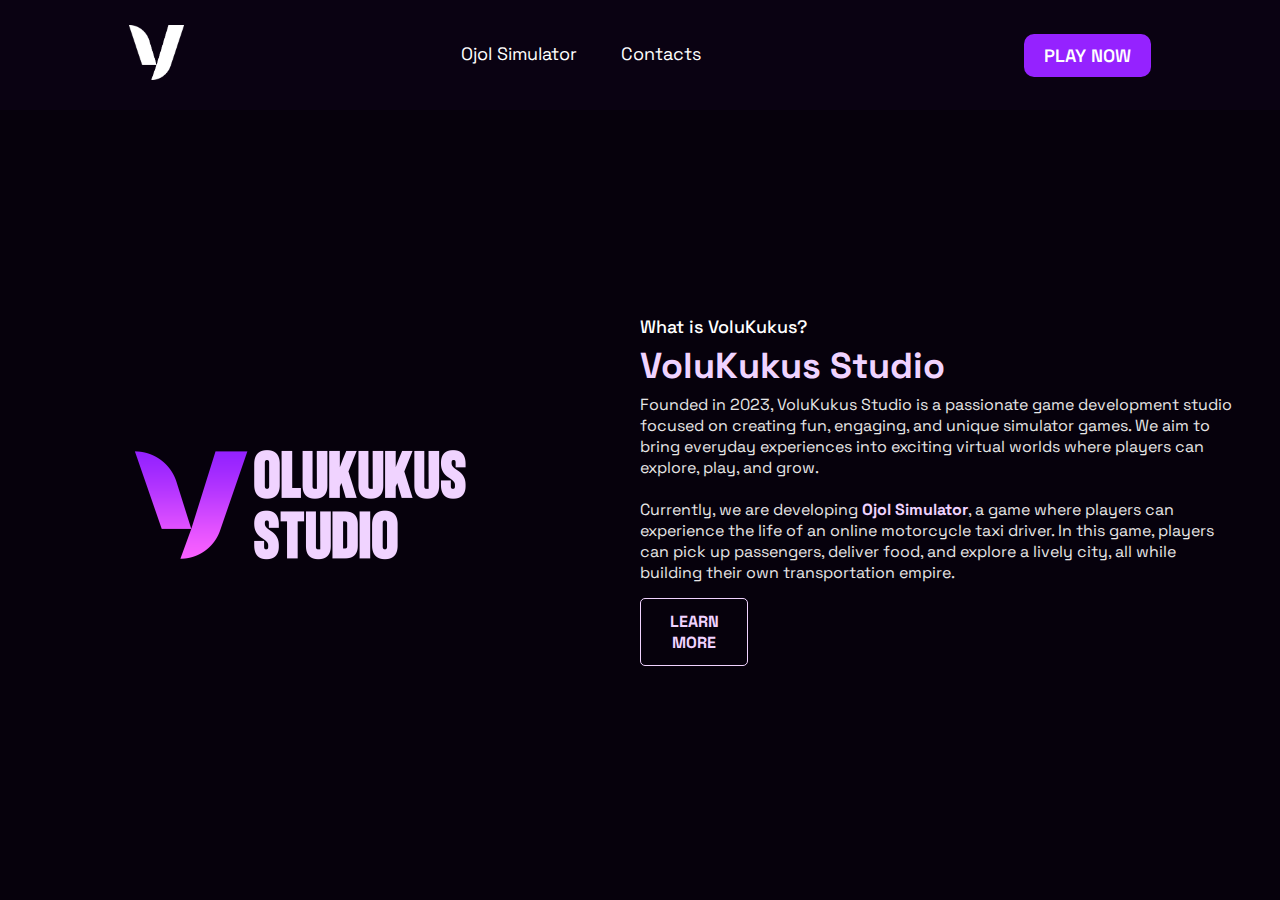
<file: index.html>
<!DOCTYPE html>
<html lang="en">
<head>
    <meta charset="UTF-8">
    <meta name="viewport" content="width=device-width, initial-scale=1.0">
    <title>Volukukus Studio</title>
    <link rel="shortcut icon" href="assets/VOLUKUKUS1.ico?" type="image/x-icon">
    <link rel="stylesheet" href="style.css">
    <link rel="stylesheet" href="css/loader.css">
    <script src="js/loader.js" defer></script>
    <link rel="stylesheet" href="css/page-transition.css">
    <script src="js/page-transition.js" defer></script>
</head>
<body>
    
    <header class="header">
        <div class="volu">
            <a href="main.html" class="image-wrapper">
                <img src="assets/VOLUKUKUS.png" alt="default" class="img-default">
                <img src="assets/VOLUKUKUS1.png" alt="hover" class="img-hover">
            </a>
        </div>
        <nav class="nav">
            <ul>
                <li><a href="public/ojolsim/ojol.html">Ojol Simulator</a></li>
                <li><a href="public/contacts/contacts.html">Contacts</a></li>
            </ul>
        </nav>
        <div class="actions">
            <a href="https://www.roblox.com/games/15116258120/Ojol-Simulator-New" target="_blank">
                <button class="btn-purple">PLAY NOW</button>
            </a>
        </div>
    </header>
    <main class="main-layout">
        <section class="left-section">
            <img src="assets/TESTVOLU.png" alt="" class="main-image">
        </section>
        <section class="right-section">
            <h3>What is VoluKukus?</h3>
            <h1>VoluKukus Studio</h1>
            <p>Founded in 2023, VoluKukus Studio is a passionate game development studio focused on creating fun, engaging, and unique simulator games. 
                We aim to bring everyday experiences into exciting virtual worlds where players can explore, play, and grow. <br>
                <br>Currently, we are developing <span class="ojolsim" style="font-weight: 700; color: #f0d3ff;">Ojol Simulator</span>, a game where players can experience the life of an online motorcycle taxi driver. 
                In this game, players can pick up passengers, deliver food, and explore a lively city, all while building their own transportation empire.</p>
            <a href="https://www.roblox.com/communities/16487511/VoluKukus-Studio" target="_blank" class="btn-learn">LEARN MORE</a>
        </section>
    </main>
</body>
</html>
</file>
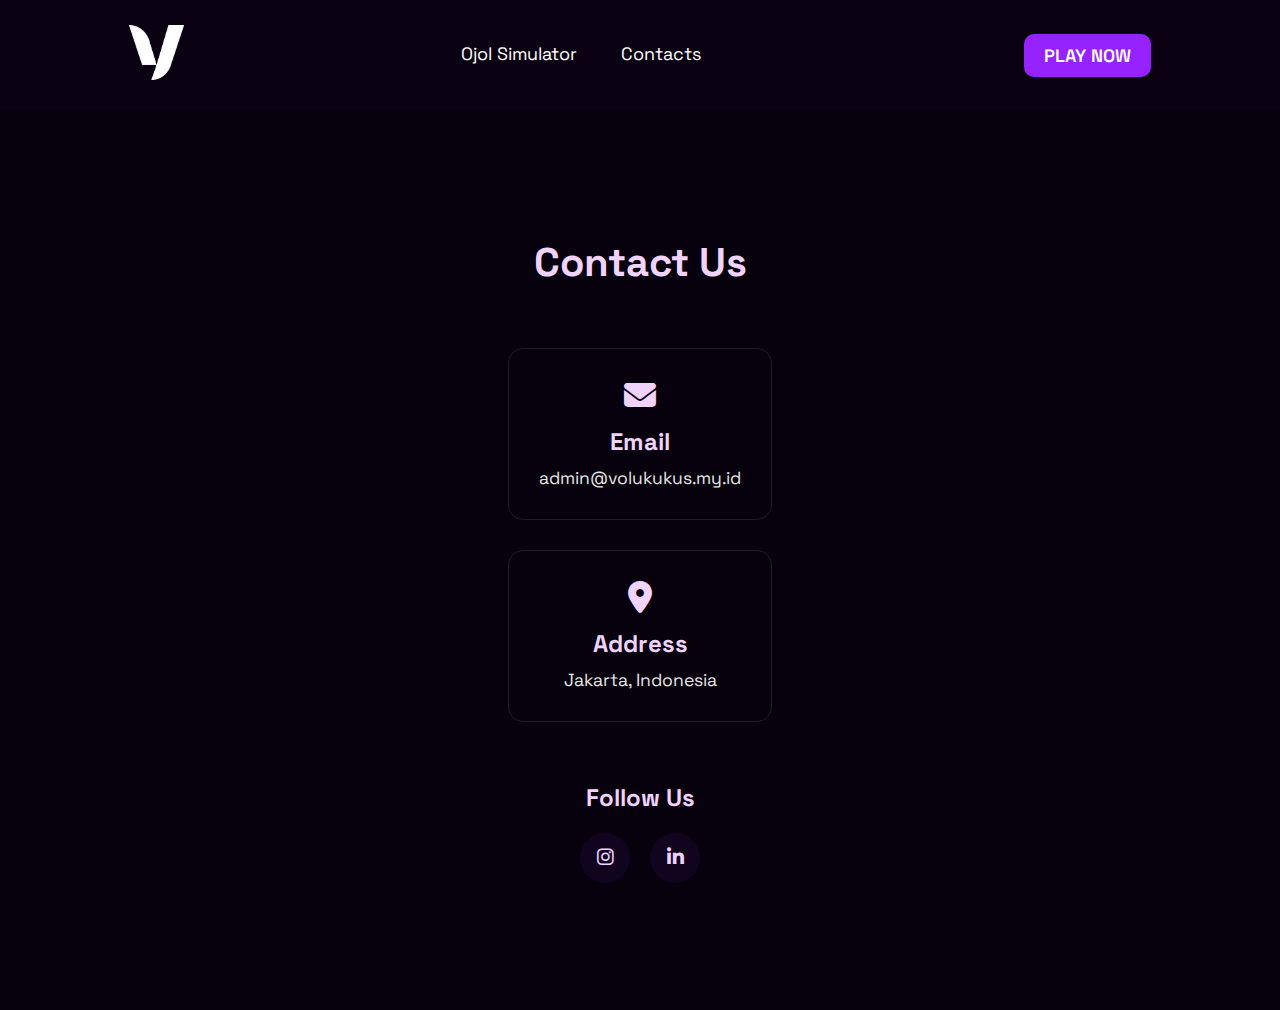
<file: contacts/index.html>
<!DOCTYPE html>
<html lang="en">

<head>
    <meta charset="UTF-8">
    <meta name="viewport" content="width=device-width, initial-scale=1.0">
    <title>Volukukus Studio</title>
    <link rel="shortcut icon" href="/assets/VOLUKUKUS1.ico" type="image/x-icon">
    <link rel="stylesheet" href="style.css">
    <link rel="stylesheet" href="/css/page-transition.css">
    <link rel="stylesheet" href="https://cdnjs.cloudflare.com/ajax/libs/font-awesome/6.7.2/css/all.min.css">
    <script src="/js/page-transition.js" defer></script>
</head>

<body>
    <div class="page-transition"></div>
    <header class="header">
        <div class="volu">
            <a href="/" class="image-wrapper">
                <img src="/assets/VOLUKUKUS.png" alt="default" class="img-default">
                <img src="/assets/VOLUKUKUS1.png" alt="hover" class="img-hover">
            </a>
        </div>
        <nav class="nav">
            <ul>
                <li><a href="/ojolsim/">Ojol Simulator</a></li>
                <li><a href="/contacts/">Contacts</a></li>
            </ul>
        </nav>
        <div class="actions">
            <a href="https://www.roblox.com/games/15116258120/Ojol-Simulator-New" target="_blank">
                <button class="btn-purple">PLAY NOW</button>
            </a>
        </div>
    </header>

    <main class="main-layout">
    <div class="container">  <!-- Bungkus dengan .container -->
        <section class="full-page contact-section" id="testimonials">
            <div class="section-container">
                <h2 class="section-title">Contact <span class="highlight">Us</span></h2>

                <div class="contact-content">
                    <div class="contact-info">
                        <div class="contact-card">
                            <i class="fas fa-envelope"></i>
                            <h3>Email</h3>
                            <p>admin@volukukus.my.id</p>
                        </div>
                        <div class="contact-card">
                            <i class="fas fa-map-marker-alt"></i>
                            <h3>Address</h3>
                            <p>Jakarta, Indonesia</p>
                        </div>
                    </div>
                </div>

                <div class="social-media">
                    <h3>Follow Us</h3>
                    <div class="social-icons">
                        <a href="https://www.instagram.com/volukukus/" target="_blank"
                            style="color: #f0d3ff; background-color: #11041f;"><i class="fab fa-instagram"></i></a>
                        <a href="https://www.linkedin.com/company/volukukusstudio/" target="_blank"
                            style="color: #f0d3ff; background-color: #11041f;"><i
                                class="fab fa-linkedin-in"></i></a>
                    </div>
                </div>
            </div>
        </section>
    </div> <!-- Penutup .container -->
</main>
</body>

</html>
</file>
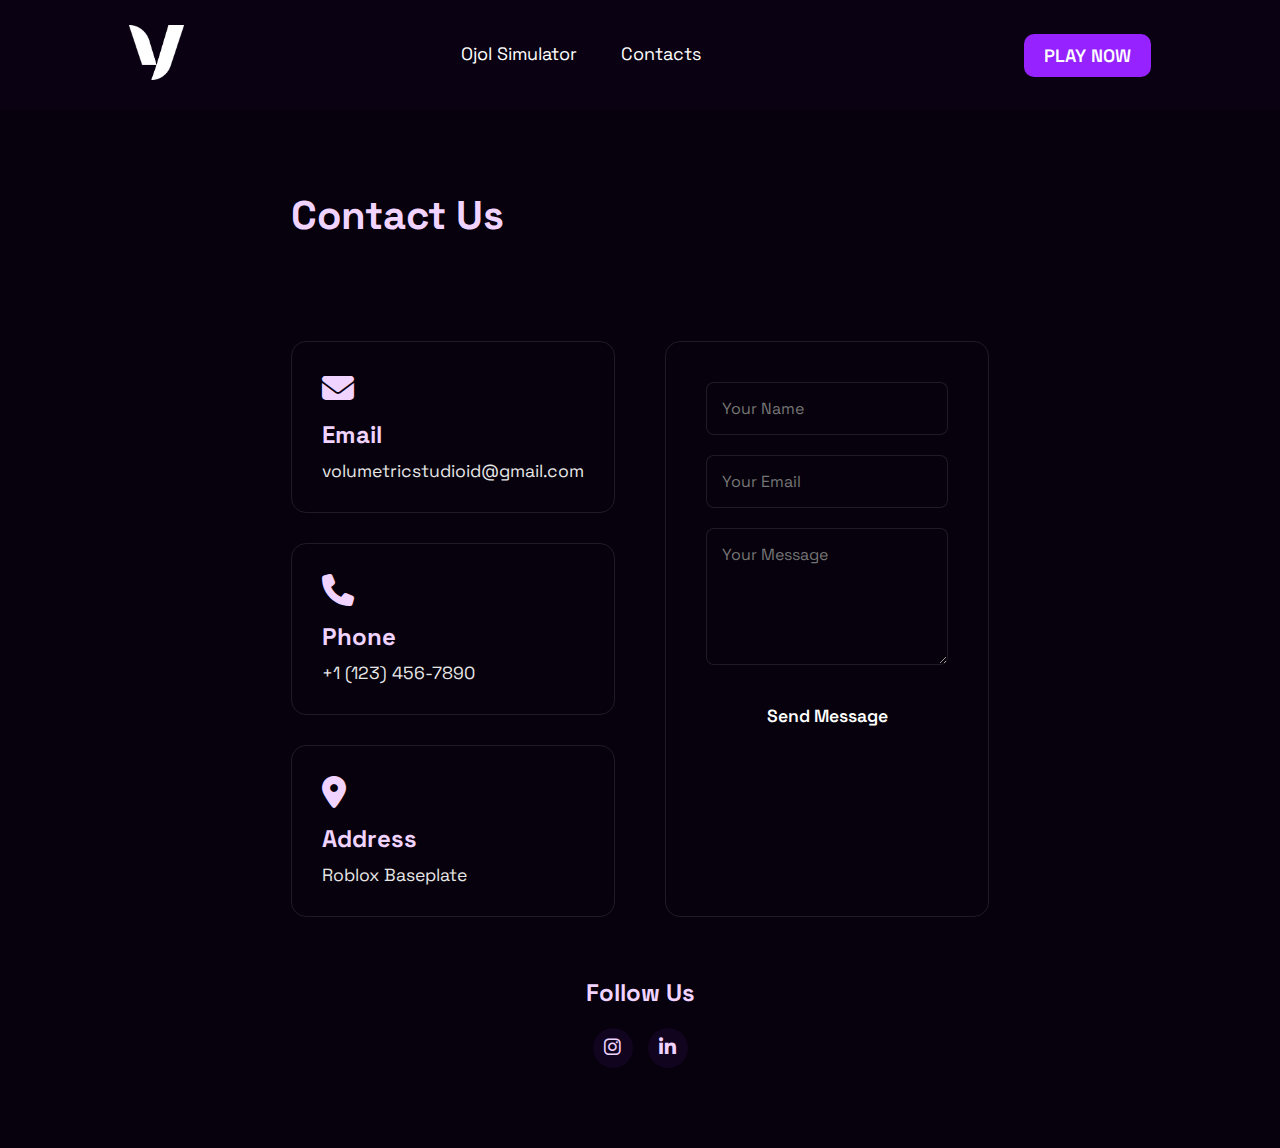
<file: public/contacts/contacts.html>
<!DOCTYPE html>
<html lang="en">

<head>
    <meta charset="UTF-8">
    <meta name="viewport" content="width=device-width, initial-scale=1.0">
    <title>Volukukus Studio</title>
    <link rel="shortcut icon" href="/assets/VOLUKUKUS1.ico?" type="image/x-icon">
    <link rel="stylesheet" href="style.css">
    <link rel="stylesheet" href="/css/page-transition.css">
    <link rel="stylesheet" href="https://cdnjs.cloudflare.com/ajax/libs/font-awesome/6.7.2/css/all.min.css">
    <script src="/js/page-transition.js" defer></script>
</head>

<body>
    <div class="page-transition"></div>
    <header class="header">
        <div class="volu">
            <a href="/index.html" class="image-wrapper">
                <img src="/assets/VOLUKUKUS.png" alt="default" class="img-default">
                <img src="/assets/VOLUKUKUS1.png" alt="hover" class="img-hover">
            </a>
        </div>
        <nav class="nav">
            <ul>
                <li><a href="/public/ojolsim/ojol.html">Ojol Simulator</a></li>
                <li><a href="/public/contacts/contacts.html">Contacts</a></li>
            </ul>
        </nav>
        <div class="actions">
            <a href="https://www.roblox.com/games/15116258120/Ojol-Simulator-New" target="_blank">
                <button class="btn-purple">PLAY NOW</button>
            </a>
        </div>
    </header>

    <main class="main-layout">
        <section class="full-page contact-section" id="testimonials">
        <div class="section-container">
            <h2 class="section-title">Contact <span class="highlight">Us</span></h2>
            
            <div class="contact-content">
                <div class="contact-info">
                    <div class="contact-card">
                        <i class="fas fa-envelope"></i>
                        <h3>Email</h3>
                        <p>volumetricstudioid@gmail.com</p>
                    </div>
                    <div class="contact-card">
                        <i class="fas fa-phone"></i>
                        <h3>Phone</h3>
                        <p>+1 (123) 456-7890</p>
                    </div>
                    <div class="contact-card">
                        <i class="fas fa-map-marker-alt"></i>
                        <h3>Address</h3>
                        <p>Roblox Baseplate</p>
                    </div>
                </div>
                
                <div class="contact-form">
                    <form>
                        <div class="form-group">
                            <input type="text" placeholder="Your Name" required>
                        </div>
                        <div class="form-group">
                            <input type="email" placeholder="Your Email" required>
                        </div>
                        <div class="form-group">
                            <textarea placeholder="Your Message" rows="5" required></textarea>
                        </div>
                        <button type="submit" class="submit-btn">Send Message</button>
                    </form>
                </div>
            </div>
            
            <div class="social-media">
                <h3>Follow Us</h3>
                <div class="social-icons">
                    <a href="https://www.instagram.com/volukukustudio/" target="_blank" style="color: #f0d3ff; background-color: #11041f;"><i class="fab fa-instagram"></i></a>
                    <a href="https://www.linkedin.com/company/volukukusstudio/" target="_blank" style="color: #f0d3ff; background-color: #11041f;"><i class="fab fa-linkedin-in"></i></a>
                </div>
            </div>
        </div>
        </section>
    </main>
</body>

</html>
</file>
<file: style.css>
@import url('https://fonts.googleapis.com/css2?family=Space+Grotesk:wght@300..700&display=swap');

* {
    padding: 0;
    margin: 0;
    box-sizing: border-box;
    font-family: Space Grotesk, sans-serif;
    /* border: 1px solid red;    */
}

body {
    background-color: #06010c; /* Pastikan warna background body dan section sama */
}

header, .left-section, .right-section {
    border: none;
    margin: 0;
}

.main-layout {
    border: none;
}

* {
    box-sizing: border-box; /* Sudah kamu pakai, bagus */
}

img {
    display: block; /* Hilangkan space bawah gambar bawaan inline */
}

header {
    background-color: #0a0212;
    color: white;
    width: 100%;
    display: flex;
    align-items: center;
    justify-content: space-around;
    padding-block: 25px;
}

nav ul li {
    list-style: none;
    display: inline-block;
}

.nav {
    margin-right: 45px;
}

nav ul li a {
    text-decoration: none;
    font-weight: 400;
    font-size: 18px;
    color: white;
    padding: 10px 20px 14px 20px; /* Tambahkan padding bawah */
    position: relative;
    display: inline-block;
}

nav ul li a::after {
    content: '';
    position: absolute;
    left: 0;
    bottom: 4px; /* Jarak antara teks dan garis */
    width: 0%;
    height: 2px;
    background-color: white;
    transition: width 0.3s ease;
}

nav ul li a:hover::after {
    width: 100%;
}

.actions button {
    cursor: pointer;
    padding: 10px 20px;
    font-weight: 600;
    font-size: 18px;
    background-color: #9522ff;
    border-radius: 10px;
    color: white;
    transition: 0.3s ease;
    border: none;
}

.actions button:hover {
    background-color: #7f1de0;
}

/* Bagian gambar hover yang diperbaiki */
.image-wrapper {
    position: relative;
    display: inline-block;
    width: 55px;
    height: 55px;
}

.image-wrapper img {
    width: 55px;
    height: 55px;
    display: block;
    position: absolute;
    top: 0;
    left: 0;
    transition: opacity 0.3s ease;
}

.img-hover {
    opacity: 0;
}

.image-wrapper:hover .img-hover {
    opacity: 1;
}

.image-wrapper:hover .img-default {
    opacity: 0;
}

html, body {
    height: 100%;
}

body {
    display: flex;
    flex-direction: column;
}

.main-layout {
    flex: 1;
    display: flex;
}

.left-section {
    flex: 1;
    background-color: #06010c;
    display: flex;
    justify-content: center; /* Gambar di tengah kolom */
    align-items: center;
}

.left-section .main-image {
    width: 80%; /* Atur ukuran gambar di dalam kolom */
    height: auto;
    object-fit: contain;
}

.right-section {
    flex: 1;
    background-color: #06010c;
    color: white;
    display: flex;
    flex-direction: column;
    justify-content: center; /* Tengah secara vertikal */
    align-items: left;     /* Tengah secara horizontal */
    padding: 40px;
    text-align: left;      /* Biar teks ikut center */
}

.right-section h3 {
    font-size: 18px;
    margin-bottom: 5px;
    font-weight: 500;
    color: white;
}

.right-section h1 {
    font-size: 36px;
    color: #f0d3ff;
    margin-bottom: 5px;
    font-weight: 700;
}

.right-section p {
    font-size: 16px;
    margin-bottom: 15px;
    color: #e6e6e6;
}

.btn-learn {
    display: inline-block;
    padding: 12px 24px;
    background-color: transparent;
    border: 1px solid #f0d3ff;
    color: #f0d3ff;
    font-weight: bold;
    text-decoration: none;
    border-radius: 5px;
    transition: background-color 0.3s;
    width: 18%; /* pastikan tidak ada width fixed */
    text-align: center; /* opsional jika ada teks panjang */
    margin-bottom: 30px;
}

.btn-learn:hover {
    background-color: #9522ff;
    color: white;
    border: 1px solid #9522ff;
}


@media (max-width: 768px) {
    header {
        flex-direction: column;
        padding: 15px;
        text-align: center;
    }

    .nav {
        margin: 15px 0;
    }

    nav ul li {
        display: block;
        margin: 10px 0;
    }

    .actions button {
        padding: 8px 16px;
        font-size: 16px;
    }

    .main-layout {
        flex-direction: column;
    }

    .left-section, .right-section {
        padding: 20px;
    }

    .left-section .main-image {
        width: 100%;
    }

    .right-section h1 {
        font-size: 28px;
    }

    .right-section h3 {
        font-size: 16px;
    }

    .right-section p {
        font-size: 14px;
    }

    .btn-learn {
        width: auto;
        padding: 10px 20px;
    }
}
</file>
<file: css/loader.css>
#page-loader {
    position: fixed;
    top: 0;
    left: 0;
    width: 100%;
    height: 100%;
    background-color: #06010c;
    z-index: 9999;
    display: flex;
    justify-content: center;
    align-items: center;
    transition: opacity 1s ease-in-out;
}

#page-loader.fade-out {
    opacity: 0;
}

#loader-logo {
    width: 250px;
    height: 250px;
    background: linear-gradient(45deg, transparent, #f960ff, #9422ff, transparent);
    background-size: 400%;
    background-position: 0% 50%;
    -webkit-mask: url('../assets/VOLUKUKUS.svg') no-repeat center center;
    mask: url('../assets/VOLUKUKUS.svg') no-repeat center center;
    -webkit-mask-size: contain;
    mask-size: contain;
    animation: gradientMove 20s linear infinite;

    /* Tambahkan ini untuk manual geser posisi isi mask */
    -webkit-mask-position: 52% 50%; /* Ubah 52% sesuai kebutuhan */
    mask-position: 52% 50%; /* Ubah 52% sesuai kebutuhan */
}

@keyframes gradientMove {
    0% {
        background-position: 0% 50%;
    }
    50% {
        background-position: 100% 50%;
    }
    100% {
        background-position: 0% 50%;
    }
}
</file>
<file: css/page-transition.css>
.page-transition {
    position: fixed;
    top: 0;
    left: 0;
    width: 100%;
    height: 100%;
    background-color: #06010c;
    z-index: 9999;
    transform: translateX(100%);
    transition: transform 0.6s ease-in-out;
}

.page-transition.active {
    transform: translateX(0%);
}
</file>
<file: contacts/style.css>
/* Global Styles (Sebaiknya Minimal) */
@import url('https://fonts.googleapis.com/css2?family=Space+Grotesk:wght@300..700&display=swap');

::selection {
    background-color: #9522ff;
    color: white;
}

::-moz-selection {
    background-color: #9522ff;
    color: white;
}

* {
    padding: 0;
    margin: 0;
    box-sizing: border-box;
    font-family: Space Grotesk, sans-serif;
}

body {
    background-color: #06010c;
}

img {
    display: block;
}

/* Header Styles */
header {
    background-color: #0a0212;
    color: white;
    width: 100%;
    display: flex;
    align-items: center;
    justify-content: space-around;
    padding-block: 25px;
}

nav ul li {
    list-style: none;
    display: inline-block;
}

.nav {
    margin-right: 45px;
}

nav ul li a {
    text-decoration: none;
    font-weight: 400;
    font-size: 18px;
    color: white;
    padding: 10px 20px 14px 20px;
    position: relative;
    display: inline-block;
}

nav ul li a::after {
    content: '';
    position: absolute;
    left: 0;
    bottom: 4px;
    width: 0%;
    height: 2px;
    background-color: white;
    transition: width 0.3s ease;
}

nav ul li a:hover::after {
    width: 100%;
}

.actions button {
    cursor: pointer;
    padding: 10px 20px;
    font-weight: 600;
    font-size: 18px;
    background-color: #9522ff;
    border-radius: 10px;
    color: white;
    transition: 0.3s ease;
    border: none;
}

.actions button:hover {
    background-color: #7f1de0;
}

.image-wrapper {
    position: relative;
    display: inline-block;
    width: 55px;
    height: 55px;
}

.image-wrapper img {
    width: 55px;
    height: 55px;
    display: block;
    position: absolute;
    top: 0;
    left: 0;
    transition: opacity 0.3s ease;
}

.img-hover {
    opacity: 0;
}

.image-wrapper:hover .img-hover {
    opacity: 1;
}

.image-wrapper:hover .img-default {
    opacity: 0;
}

/* Main Layout Styles */
html,
body {
    height: 100%;
}

body {
    display: flex;
    flex-direction: column;
}

.main-layout {
    flex: 1;
    width: 100%;
    display: flex;
}

/* Container Styles (PENTING) */
.container {
    max-width: 100%; /* Mengisi lebar layar */
    margin-left: auto;
    margin-right: auto;
    padding-left: 20px;
    padding-right: 20px;
}

.full-page.contact-section {
    min-height: 100vh;
    width: 100%;
    display: flex;
    justify-content: center; /* Tengahkan horizontal */
    align-items: center; /* Tengahkan vertikal */
    position: relative;
    box-sizing: border-box;
}

/* Contact Section Styles */
.contact-section {
    width: 100%; /* Pastikan section mengisi lebar container */
}

.section-container {
    max-width: 1200px;
    margin: 0 auto;
    padding: 0 20px;
    text-align: center; /* Tengahkan teks dan elemen inline */
}

.section-title {
    font-size: 2.5rem;
    margin-bottom: 60px;
    color: #f0d3ff;
    position: relative;
    display: inline-block;
}

.section-title::after {
    content: '';
    position: absolute;
    color: #f0d3ff;
    bottom: -10px;
    left: 50%;
    transform: translateX(-50%);
    width: 50px;
    height: 3px;
    background: linear-gradient(to right, var(--primary-color), var(--secondary-color));
}

.contact-content {
    display: flex;
    flex-direction: column;
    align-items: center;
    gap: 30px;
    width: 100%;
    max-width: 600px;
    margin-left: auto;
    margin-right: auto;
}

.contact-info {
    display: grid;
    gap: 30px;
}

.contact-card {
    background: var(--card-bg);
    border-radius: 15px;
    padding: 30px;
    transition: all 0.3s ease;
    border: 1px solid rgba(255, 255, 255, 0.1);
}

.contact-card:hover {
    transform: translateY(-5px);
    box-shadow: 0 10px 20px rgba(0, 0, 0, 0.2);
    border-color: #f0d3ff
}

.contact-card i {
    font-size: 2rem;
    color: #f0d3ff;
    margin-bottom: 15px;
}

.contact-card h3 {
    font-size: 1.5rem;
    margin-bottom: 10px;
    color: #f0d3ff;
}

.contact-card p {
    color: #e6e6e6;
    font-size: 1.1rem;
}

.form-group {
    margin-bottom: 20px;
}

.form-group input,
.form-group textarea {
    width: 100%;
    padding: 15px;
    background: #06010c;
    border: 1px solid rgba(255, 255, 255, 0.1);
    border-radius: 8px;
    color: var(--light-text);
    font-size: 1rem;
    transition: all 0.3s ease;
}

.form-group input:focus,
.form-group textarea:focus {
    outline: none;
    border-color: var(--primary-color);
    box-shadow: 0 0 10px rgba(156, 28, 242, 0.3);
}

.submit-btn {
    padding: 15px 30px;
    font-size: 1.1rem;
    border-radius: 8px;
    background: linear-gradient(to right, var(--primary-color), var(--secondary-color));
    color: white;
    border: none;
    cursor: pointer;
    font-weight: 600;
    transition: all 0.3s ease;
    width: 100%;
}

.submit-btn:hover {
    transform: translateY(-3px);
    box-shadow: 0 8px 25px rgba(174, 112, 255, 0.4);
}

.social-media {
    margin-top: 60px;
    text-align: center;
}

.social-media h3 {
    font-size: 1.5rem;
    margin-bottom: 20px;
    color: #f0d3ff
}

.social-icons {
    display: flex;
    justify-content: center;
    gap: 20px;
}

.social-icons a {
    display: flex;
    align-items: center;
    justify-content: center;
    width: 50px;
    height: 50px;
    text-decoration: none;
    border-radius: 50%;
    background: #f0d3ff;
    color: #11041f; /* Sesuaikan warna ikon */
    font-size: 1.2rem;
    transition: all 0.3s ease;
}

.social-icons a:hover {
    background: #f0d3ff;
    transform: translateY(-5px);
}



/* Responsive Styles */
@media (max-width: 768px) {
    /* Gaya Navigasi Responsif (Seperti Contacts) */
    header {
        flex-direction: column;
        padding: 15px;
        text-align: center;
    }

    .nav {
        margin: 15px 0;
    }

    nav ul li {
        display: block;
        margin: 10px 0;
    }

    .actions button {
        padding: 8px 16px;
        font-size: 16px;
    }

    .main-layout {
        flex-direction: column;
    }

    .left-section,
    .right-section {
        padding: 20px;
    }

    .right-section h1 {
        font-size: 28px;
    }

    .right-section h3 {
        font-size: 16px;
    }

    .right-section p {
        font-size: 14px;
    }

    .btn-learn {
        width: auto;
        padding: 10px 20px;
    }
}
</file>
<file: public/contacts/style.css>
@import url('https://fonts.googleapis.com/css2?family=Space+Grotesk:wght@300..700&display=swap');

* {
    padding: 0;
    margin: 0;
    box-sizing: border-box;
    font-family: Space Grotesk, sans-serif;
    /* border: 1px solid red;    */
}

body {
    background-color: #06010c; /* Pastikan warna background body dan section sama */
}

header, .left-section, .right-section {
    border: none;
    margin: 0;
}

.main-layout {
    border: none;
}

* {
    box-sizing: border-box; /* Sudah kamu pakai, bagus */
}

img {
    display: block; /* Hilangkan space bawah gambar bawaan inline */
}

header {
    background-color: #0a0212;
    color: white;
    width: 100%;
    display: flex;
    align-items: center;
    justify-content: space-around;
    padding-block: 25px;
}

nav ul li {
    list-style: none;
    display: inline-block;
}

.nav {
    margin-right: 45px;
}

nav ul li a {
    text-decoration: none;
    font-weight: 400;
    font-size: 18px;
    color: white;
    padding: 10px 20px 14px 20px; /* Tambahkan padding bawah */
    position: relative;
    display: inline-block;
}

nav ul li a::after {
    content: '';
    position: absolute;
    left: 0;
    bottom: 4px; /* Jarak antara teks dan garis */
    width: 0%;
    height: 2px;
    background-color: white;
    transition: width 0.3s ease;
}

nav ul li a:hover::after {
    width: 100%;
}

.actions button {
    cursor: pointer;
    padding: 10px 20px;
    font-weight: 600;
    font-size: 18px;
    background-color: #9522ff;
    border-radius: 10px;
    color: white;
    transition: 0.3s ease;
    border: none;
}

.actions button:hover {
    background-color: #7f1de0;
}

/* Bagian gambar hover yang diperbaiki */
.image-wrapper {
    position: relative;
    display: inline-block;
    width: 55px;
    height: 55px;
}

.image-wrapper img {
    width: 55px;
    height: 55px;
    display: block;
    position: absolute;
    top: 0;
    left: 0;
    transition: opacity 0.3s ease;
}

.img-hover {
    opacity: 0;
}

.image-wrapper:hover .img-hover {
    opacity: 1;
}

.image-wrapper:hover .img-default {
    opacity: 0;
}

html, body {
    height: 100%;
}

body {
    display: flex;
    flex-direction: column;
}

.main-layout {
    flex: 1;
    display: flex;
}

.getstart-btn {
    padding: 10px 20px;
    font-size: 1rem;
    border-radius: 8px;
    background: linear-gradient(to right, var(--primary-color), var(--secondary-color));
    font-weight: 600;
    color: white;
    text-shadow: 0 0 2px #0000004d;
    border: none;
    cursor: pointer;
    transition: all 0.3s ease;
    box-shadow: 0 4px 15px rgba(242, 174, 28, 0.3); /* Adjusted to primary-color */
}

.getstart-btn:hover {
    transform: translateY(-2px);
    box-shadow: 0 6px 20px rgba(211, 94, 23, 0.4); /* Adjusted to secondary-color */
}

.signup-btn {
    padding: 10px 20px;
    font-size: 1rem;
    margin-top: 20px;
    border-radius: 8px;
    background: transparent;
    border: 2px solid var(--primary-color);
    font-weight: 600;
    color: white;
    width: 20%;
    text-shadow: 0 0 2px #0000004d;
    cursor: pointer;
    transition: all 0.3s ease;
    box-shadow: 0 4px 15px rgba(242, 174, 28, 0.3); /* Adjusted to primary-color */
}

.signup-btn:hover {
    transform: translateY(-2px);
    box-shadow: 0 6px 20px rgba(211, 94, 23, 0.4); /* Adjusted to secondary-color */
}

.full-page {
    min-height: 100vh;
    width: 100%;
    display: flex;
    justify-content: center;
    align-items: center;
    position: relative;
    padding: 80px 20px;
    box-sizing: border-box;
}

.hero-section {
    text-align: center;
}

.hero-content {
    max-width: 1200px;
    margin: 0 auto;
    position: relative;
    z-index: 2;
}

.hero-title {
    font-size: 3.5rem;
    font-weight: 700;
    line-height: 1.2;
    margin-bottom: 20px;
    text-shadow: 0 2px 10px rgba(0, 0, 0, 0.3);
}

.highlight {
    background: linear-gradient(to right, var(--primary-color), var(--secondary-color));
    -webkit-background-clip: text;
    background-clip: text;
    color: #f0d3ff
}

.section-container {
    max-width: 1200px;
    margin: 0 auto;
    padding: 0 20px;
}

.section-title {
    font-size: 2.5rem;
    margin-bottom: 60px;
    color: #f0d3ff;
    position: relative;
    display: inline-block;
}

.section-title::after {
    content: '';
    position: absolute;
    color: #f0d3ff;
    bottom: -10px;
    left: 50%;
    transform: translateX(-50%);
    width: 50px;
    height: 3px;
    background: linear-gradient(to right, var(--primary-color), var(--secondary-color));
}

/* Contact Section Styles */
.contact-content {
    display: grid;
    grid-template-columns: 1fr 1fr;
    gap: 50px;
    margin-top: 40px;
}

.contact-info {
    display: grid;
    gap: 30px;
}

.contact-card {
    background: var(--card-bg);
    border-radius: 15px;
    padding: 30px;
    transition: all 0.3s ease;
    border: 1px solid rgba(255, 255, 255, 0.1);
}

.contact-card:hover {
    transform: translateY(-5px);
    box-shadow: 0 10px 20px rgba(0, 0, 0, 0.2);
    border-color: var(--primary-color);
}

.contact-card i {
    font-size: 2rem;
    color: var(--primary-color);
    margin-bottom: 15px;
}

.contact-card h3 {
    font-size: 1.5rem;
    margin-bottom: 10px;
    color: var(--lighter-text);
}

.contact-card p {
    color: rgba(244, 233, 221, 0.8); /* Adjusted to light-text */
    font-size: 1.1rem;
}

.contact-form {
    background: var(--card-bg);
    border-radius: 15px;
    padding: 40px;
    border: 1px solid rgba(255, 255, 255, 0.1);
}

.form-group {
    margin-bottom: 20px;
}

.form-group input,
.form-group textarea {
    width: 100%;
    padding: 15px;
    background: #06010c;
    border: 1px solid rgba(255, 255, 255, 0.1);
    border-radius: 8px;
    color: var(--light-text);
    font-size: 1rem;
    transition: all 0.3s ease;
}

.form-group input:focus,
.form-group textarea:focus {
    outline: none;
    border-color: var(--primary-color);
    box-shadow: 0 0 10px rgba(156, 28, 242, 0.3); /* Adjusted to primary-color */
}

.submit-btn {
    padding: 15px 30px;
    font-size: 1.1rem;
    border-radius: 8px;
    background: linear-gradient(to right, var(--primary-color), var(--secondary-color));
    color: white;
    border: none;
    cursor: pointer;
    font-weight: 600;
    transition: all 0.3s ease;
    width: 100%;
}

.submit-btn:hover {
    transform: translateY(-3px);
    box-shadow: 0 8px 25px rgba(174, 112, 255, 0.4); /* Adjusted to secondary-color */
}

.social-media {
    margin-top: 60px;
    text-align: center;
}

.social-media h3 {
    font-size: 1.5rem;
    margin-bottom: 20px;
    color: #f0d3ff
}

.social-icons {
    display: flex;
    justify-content: center;
    gap: 20px;
}

.social-icons a {
    display: flex;
    align-items: center;
    justify-content: center;
    width: 50px;
    height: 50px;
    text-decoration: none;
    border-radius: 50%;
    background: #f0d3ff;
    color: #f0d3ff;
    font-size: 1.2rem;
    transition: all 0.3s ease;
}

.social-icons a:hover {
    background: #f0d3ff;
    transform: translateY(-5px);
}

.footer-social h4 {
    font-size: 1.2rem;
    margin-bottom: 20px;
    color: var(--lighter-text);
    position: relative;
    padding-bottom: 10px;
}

.footer-social h4::after {
    content: '';
    position: absolute;
    bottom: 0;
    left: 0;
    width: 30px;
    height: 2px;
    background: linear-gradient(to right, var(--primary-color), var(--secondary-color));
}

.social-icons {
    display: flex;
    gap: 15px;
}

.social-icons a {
    display: flex;
    align-items: center;
    justify-content: center;
    width: 40px;
    height: 40px;
    border-radius: 50%;
    background: rgba(255, 255, 255, 0.1);
    color: var(--light-text);
    font-size: 1.2rem;
    transition: all 0.3s ease;
}

.social-icons a:hover {
    background: linear-gradient(to right, var(--primary-color), var(--secondary-color));
    transform: translateY(-3px);
}

/* Untuk tampilan normal (desktop) */
.contact-content {
    display: grid;
    grid-template-columns: 1fr 1fr;
    gap: 50px;
}

.contact-content {
    display: grid;
    grid-template-columns: 1fr 1fr;
    gap: 50px;
    margin-top: 40px;
}

.contact-info {
    display: grid;
    gap: 30px;
}

.contact-card {
    background: var(--card-bg);
    border-radius: 15px;
    padding: 30px;
    transition: all 0.3s ease;
    border: 1px solid rgba(255, 255, 255, 0.1);
}

.contact-card:hover {
    transform: translateY(-5px);
    box-shadow: 0 10px 20px rgba(0, 0, 0, 0.2);
    border-color: #f0d3ff
}

.contact-card i {
    font-size: 2rem;
    color: #f0d3ff;
    margin-bottom: 15px;
}

.contact-card h3 {
    font-size: 1.5rem;
    margin-bottom: 10px;
    color: #f0d3ff;
}

.contact-card p {
    color: #e6e6e6;
    font-size: 1.1rem;
}

.contact-form {
    color: #f0d3ff;
    border-radius: 15px;
    padding: 40px;
    border: 1px solid rgba(255, 255, 255, 0.1);
}

/* Mobile: Lebar layar di bawah 768px */
@media (max-width: 768px) {
    header {
        flex-direction: column;
        padding-block: 15px;
        text-align: center;
    }

    .nav {
        margin-right: 0;
    }

    nav ul li {
        display: block;
        margin-bottom: 10px;
    }

    .actions button {
        margin-top: 10px;
    }

    .hero-title {
        font-size: 2.5rem;
    }

    .contact-content {
        grid-template-columns: 1fr; /* Stack elements vertically */
        gap: 30px;
    }

    .signup-btn {
        width: 100%;
    }

    .social-icons a {
        width: 40px;
        height: 40px;
        font-size: 1rem;
    }
}

/* Tablet: Lebar layar antara 768px dan 1024px */
@media (max-width: 1024px) {
    header {
        flex-direction: column;
        padding-block: 20px;
        text-align: center;
    }

    nav ul li {
        display: inline-block;
        margin: 0 10px;
    }

    .hero-title {
        font-size: 3rem;
    }

    .contact-content {
        grid-template-columns: 1fr; /* Stack elements vertically */
        gap: 40px;
    }

    .signup-btn {
        width: 50%;
    }
}
</file>
